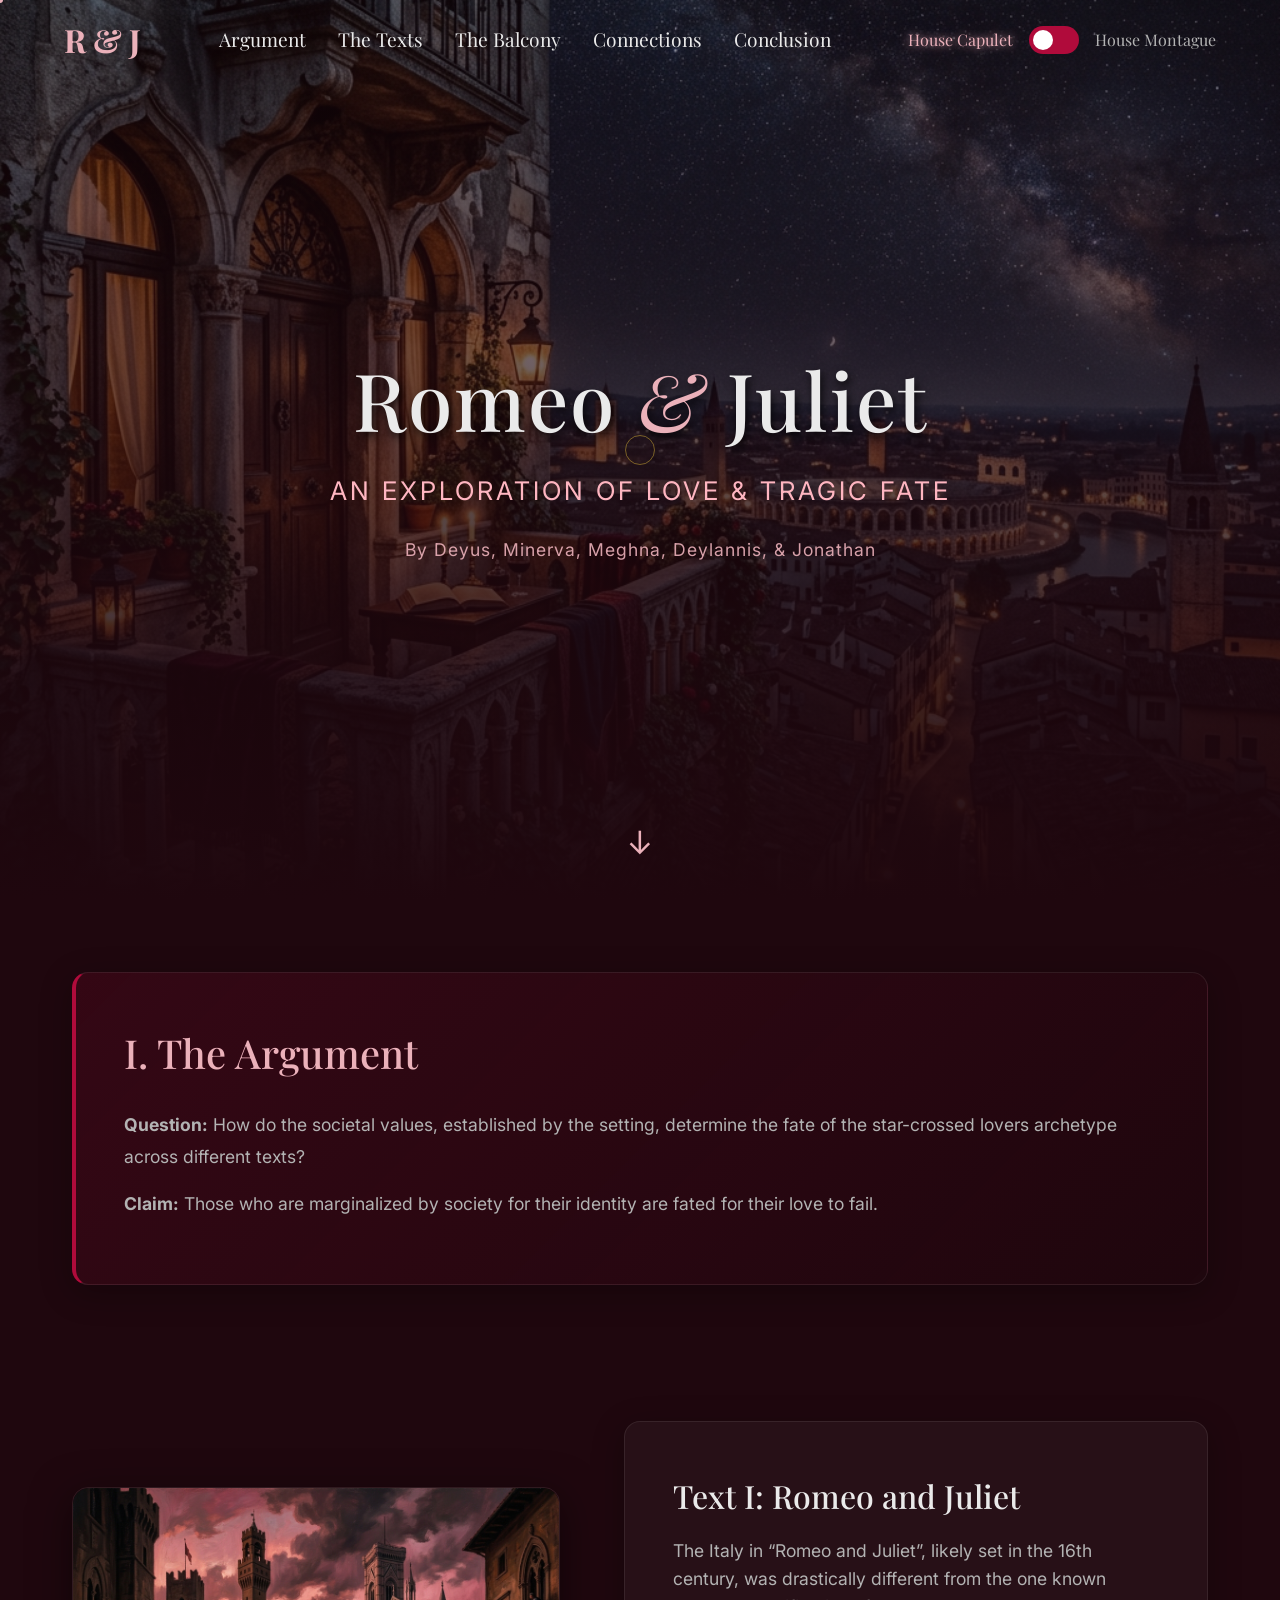
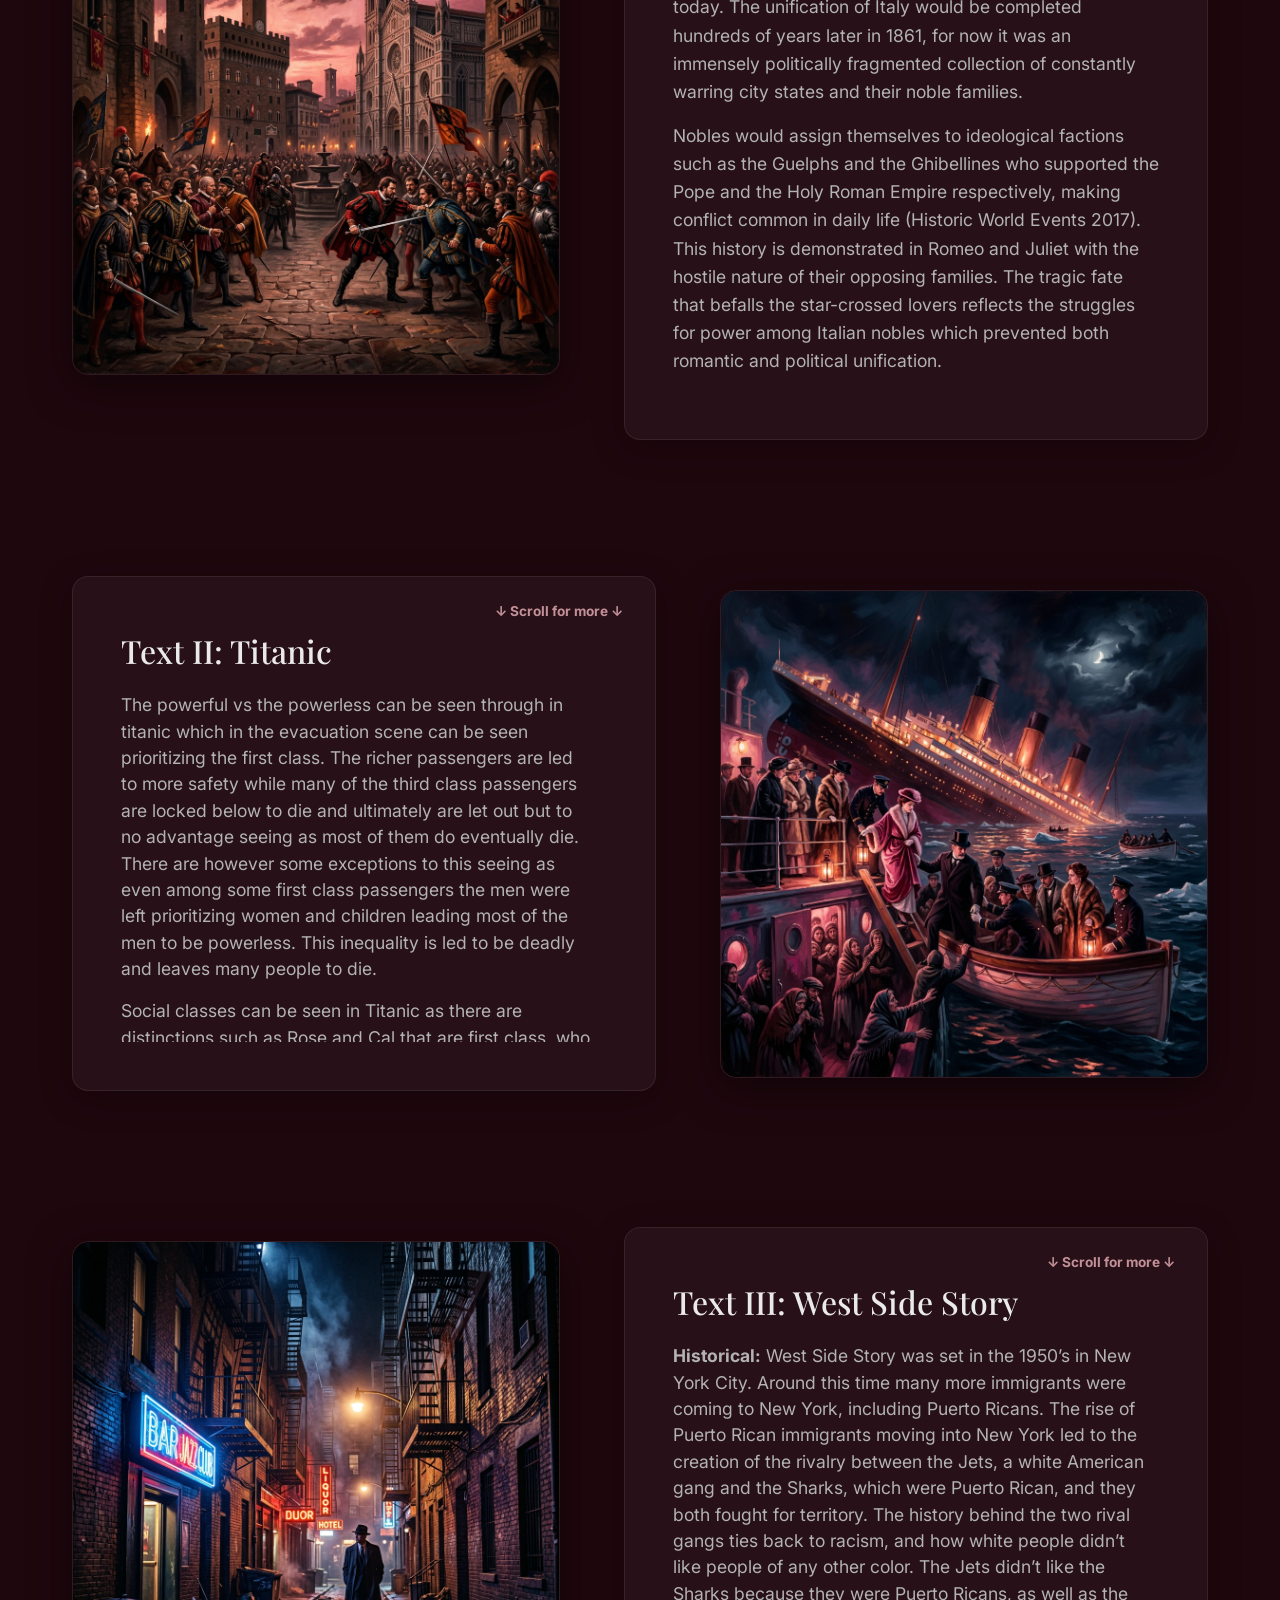
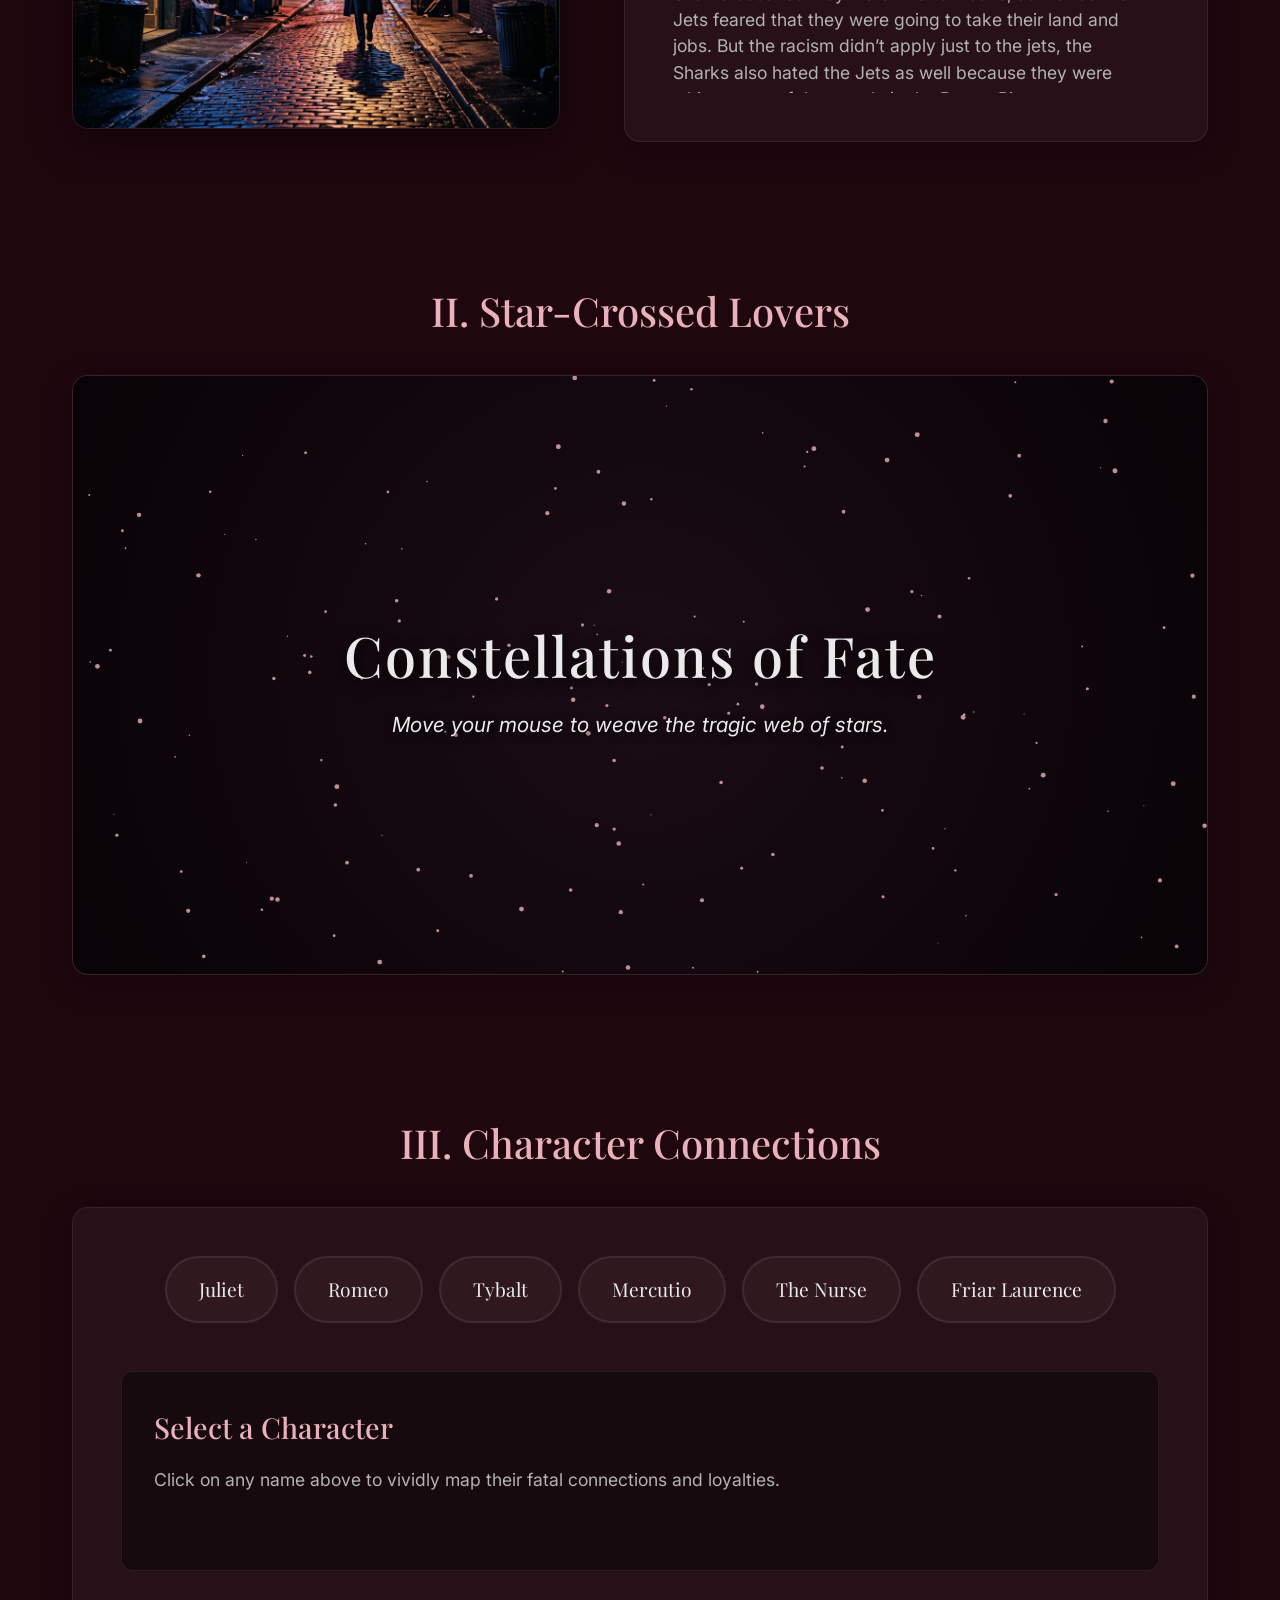
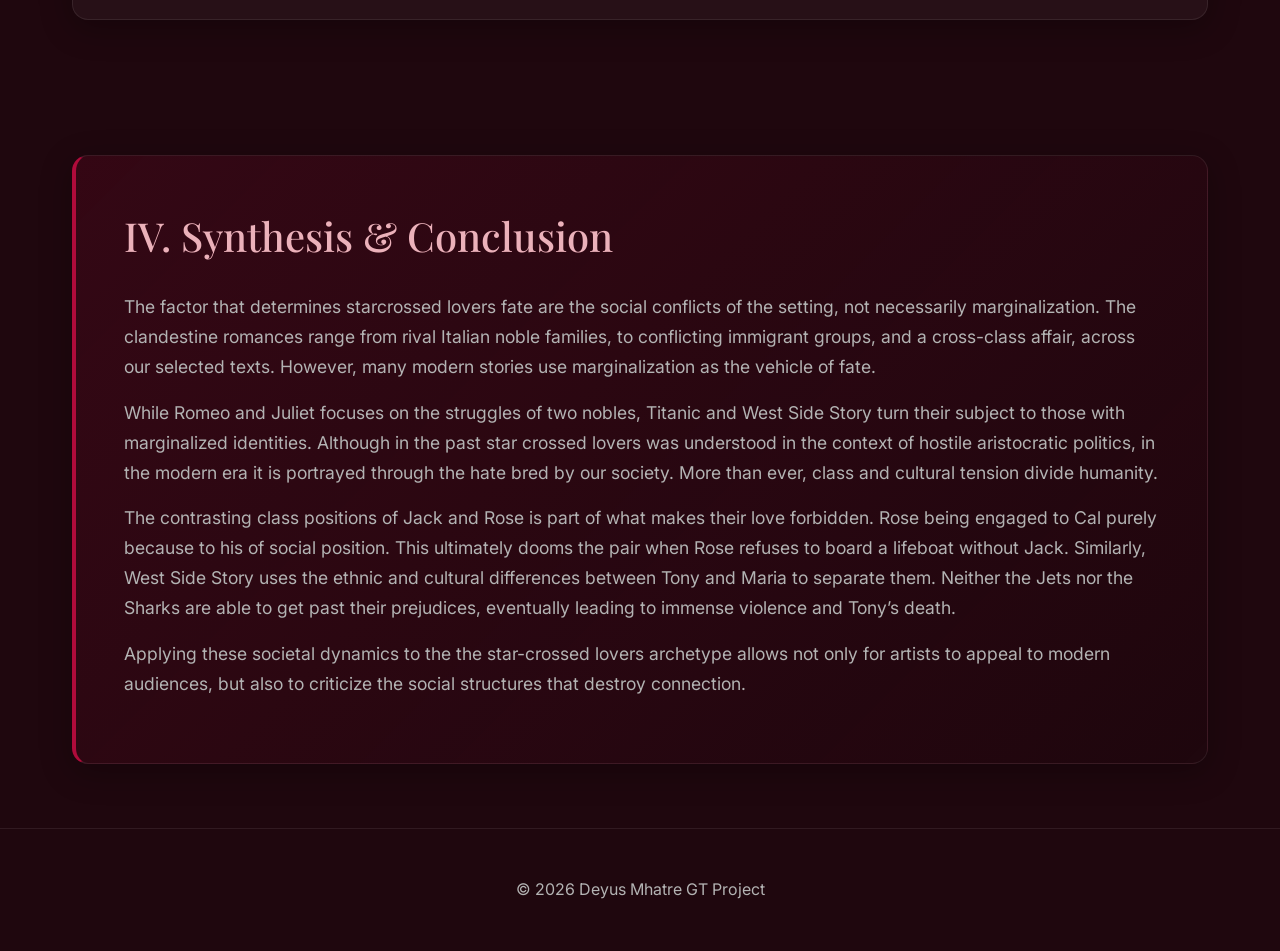
<file: index.html>
<!DOCTYPE html>
<html lang="en">

<head>
    <meta charset="UTF-8">
    <meta name="viewport" content="width=device-width, initial-scale=1.0">
    <title>Romeo & Juliet | GT Project</title>
    <meta name="description"
        content="A visual exploration of claims across three texts in the tragedy of Romeo and Juliet.">
    <link rel="stylesheet" href="style.css">
    <link rel="preconnect" href="https://fonts.googleapis.com">
    <link rel="preconnect" href="https://fonts.gstatic.com" crossorigin>
    <link
        href="https://fonts.googleapis.com/css2?family=Inter:wght@300;400;600&family=Playfair+Display:ital,wght@0,500;0,700;1,500&display=swap"
        rel="stylesheet">
</head>

<body>
    <!-- Custom Cursor Setup -->
    <div class="cursor-dot"></div>
    <div class="cursor-ring"></div>
    <!-- Global Interactive Physics Canvas -->
    <canvas id="global-physics-canvas"></canvas>

    <!-- Navigation Bar -->
    <nav class="navbar" id="navbar">
        <div class="nav-brand">R & J</div>
        <ul class="nav-links">
            <li><a href="#argument">Argument</a></li>
            <li><a href="#texts">The Texts</a></li>
            <li><a href="#balcony">The Balcony</a></li>
            <li><a href="#characters">Connections</a></li>
            <li><a href="#conclusion">Conclusion</a></li>
        </ul>
        <div class="nav-toggle">
            <span class="house-label capulet">House Capulet</span>
            <label class="switch">
                <input type="checkbox" id="house-toggle">
                <span class="slider round"></span>
            </label>
            <span class="house-label montague">House Montague</span>
        </div>
    </nav>

    <header class="hero" id="home">
        <div class="hero-overlay"></div>
        <div class="hero-content reveal">
            <h1 class="title">Romeo <em>&</em> Juliet</h1>
            <p class="subtitle">An Exploration of Love & Tragic Fate</p>
            <p style="margin-top: 1.5rem; font-size: 1.1rem; color: var(--color-gold); letter-spacing: 1px; opacity: 0.9;">By Deyus, Minerva, Meghna, Deylannis, & Jonathan</p>
        </div>
        <div class="scroll-indicator">↓</div>
    </header>

    <main class="container">
        <!-- 1st Text Place: Argument -->
        <section class="section introduction reveal" id="argument">
            <div class="glass-card accent-card">
                <h2>I. The Argument</h2>
                <div class="filler-text" style="font-size: 1.1rem; line-height: 1.8;">
                    <p><strong>Question:</strong> How do the societal values, established by the setting, determine the fate of the star-crossed lovers archetype across different texts?</p>
                    <p><strong>Claim:</strong> Those who are marginalized by society for their identity are fated for their love to fail.</p>
                </div>
            </div>
        </section>

        <!-- 3 Texts Sections -->
        <div class="texts-grid" id="texts">
            <!-- Text 1 -->
            <section class="section text-section reveal-left">
                <div class="image-wrapper flip-container">
                    <div class="flipper">
                        <div class="front">
                            <img src="assets/romeo_italy.png" alt="16th Century Warring Italy">
                        </div>
                        <div class="back">
                            <h4>The Setting</h4>
                            <p><em>"Two households, both alike in dignity..."</em><br><br>A politically fragmented 16th-century Italy defined by ideological factions.</p>
                        </div>
                    </div>
                </div>
                <div class="glass-card content-card">
                    <h3>Text I: Romeo and Juliet</h3>
                    <div class="filler-text" style="font-size: 0.95rem; line-height: 1.6;">
                        <p>The Italy in “Romeo and Juliet”, likely set in the 16th century, was drastically different from the one known today. The unification of Italy would be completed hundreds of years later in 1861, for now it was an immensely politically fragmented collection of constantly warring city states and their noble families.</p>
                        <p>Nobles would assign themselves to ideological factions such as the Guelphs and the Ghibellines who supported the Pope and the Holy Roman Empire respectively, making conflict common in daily life (Historic World Events 2017). This history is demonstrated in Romeo and Juliet with the hostile nature of their opposing families. The tragic fate that befalls the star-crossed lovers reflects the struggles for power among Italian nobles which prevented both romantic and political unification.</p>
                    </div>
                </div>
            </section>

            <!-- Text 2 -->
            <section class="section text-section reverse reveal-right">
                <div class="image-wrapper flip-container">
                    <div class="flipper">
                        <div class="front">
                            <img src="assets/titanic_class.png" alt="Titanic first class boarding lifeboat">
                        </div>
                        <div class="back">
                            <h4>The Class Divide</h4>
                            <p><em>"You're going to get out of here, you're going to go on and you're going to make lots of babies..."</em><br><br>Societal class divisions act as an immovable force against their survival.</p>
                        </div>
                    </div>
                </div>
                <div class="glass-card content-card" style="position: relative;">
                    <div style="position: absolute; top: 1.5rem; right: 2rem; color: var(--color-gold); font-size: 0.85rem; font-weight: bold; opacity: 0.8;">
                        ↓ Scroll for more ↓
                    </div>
                    <h3>Text II: Titanic</h3>
                    <div class="filler-text" style="font-size: 0.9rem; line-height: 1.5; overflow-y: auto; max-height: 350px; padding-right: 15px;">
                        <p>The powerful vs the powerless can be seen through in titanic which in the evacuation scene can be seen prioritizing the first class. The richer passengers are led to more safety while many of the third class passengers are locked below to die and ultimately are let out but to no advantage seeing as most of them do eventually die. There are however some exceptions to this seeing as even among some first class passengers the men were left prioritizing women and children leading most of the men to be powerless. This inequality is led to be deadly and leaves many people to die.</p> 
                        <p>Social classes can be seen in Titanic as there are distinctions such as Rose and Cal that are first class, who wear expensive clothing and formal behavior as seen as they are visibly richer than the lower class. Meanwhile in the lower class Jack is visible as more free, not bound by strict formal expectations allowing him to be free and not bound by social standards as seen through his clothing and the way he obtains his ticket in the first place through poker showing him to be significantly less rich compared to Rose and the upper class. The distinctions are clear and obvious as seen through the characters behavior and social standard which varies greatly.</p>
                        <p>The failed romance between the two, while depicted as heartbreaking, is grounds for a lot more as their romance is genuine and breaking social standards. Rose is comparatively richer compared to Jack and this economic inequality leads to disaster when the ship sinks and first class passengers are prioritized over the third class passengers leading to their separation and the heartbreak in the movie. Society can be seen trying to split them up due to their economic imbalance as seen through Cal (Rose’s Fiance at the time) who is constantly trying to figure out how to separate the two and being the catalyst for Jack's death. Jack’s death is tragic and it shows how powerless he is in an unequal economic system leading to heartbreak.</p>
                    </div>
                </div>
            </section>

            <!-- Text 3 -->
            <section class="section text-section reveal-left">
                <div class="image-wrapper flip-container">
                    <div class="flipper">
                        <div class="front">
                            <img src="assets/westsidestory.png" alt="West Side Story alleyway">
                        </div>
                        <div class="back">
                            <h4>The Streets</h4>
                            <p><em>"Tonight, tonight..."</em><br><br>The rumble reflects the uncontrollable acceleration
                                of violence born from prejudice.</p>
                        </div>
                    </div>
                </div>
                <div class="glass-card content-card" style="position: relative;">
                    <div style="position: absolute; top: 1.5rem; right: 2rem; color: var(--color-gold); font-size: 0.85rem; font-weight: bold; opacity: 0.8;">
                        ↓ Scroll for more ↓
                    </div>
                    <h3>Text III: West Side Story</h3>
                    <div class="filler-text" style="font-size: 0.9rem; line-height: 1.5; overflow-y: auto; max-height: 350px; padding-right: 15px;">
                        <p><strong>Historical:</strong> West Side Story was set in the 1950’s in New York City. Around this time many more immigrants were coming to New York, including Puerto Ricans. The rise of Puerto Rican immigrants moving into New York led to the creation of the rivalry between the Jets, a white American gang and the Sharks, which were Puerto Rican, and they both fought for territory. The history behind the two rival gangs ties back to racism, and how white people didn’t like people of any other color. The Jets didn’t like the Sharks because they were Puerto Ricans, as well as the Jets feared that they were going to take their land and jobs. But the racism didn’t apply just to the jets, the Sharks also hated the Jets as well because they were white, many of the people in the Puerto Rican gang wishing to go back to Puerto Rico once they got rich enough in New York. This racism dates back to hundreds of years ago, and  it prohibited Maria and Tony being together; eventually ending the lives of Tony, Bernando and Riff. Maria and Tony were star-crossed lovers fated to never be together because of the history of racism.The deaths were tragic, but every single one all tied back to the racism in the history of white Americans and Puerto Ricans.</p>
                        <p><strong>Cultural:</strong> West Side Story, set in New York City, portrays the feud between the immigrant groups of Irish and Puerto Rican descent, whose longstanding conflict is caused by differences in culture, race, and languages. Each side holds a deep sense of pride in their identities which further fuels resentment toward the other group. These strong cultural identities shape both of the immigrant groups’ perspectives, preventing them from seeing beyond their own prejudice. The rigid social boundaries and hostility established by the two groups put the relationship between Tony and Maria, two lovers from opposing sides, at risk. This important connection between the main characters demonstrates how these divisions are socially constructed rather than being predetermined. The tragic ending of West Side Story emphasizes how unchecked social tensions lead to destructive consequences. All the fatalities arise due to all of the missed opportunities for understanding and communication between both sides. The musical critiques ethnocentrism by illustrating how pride and bias blind opposing groups from realizing their similarities and the power of community. The purpose of this text is to show that while true love can arise from societal divisions, it cannot survive in a society dominated by prejudice and hatred.</p>
                    </div>
                </div>
            </section>
        </div>

        <!-- Star-Crossed Lovers Constellation Effect -->
        <section class="section reveal" id="balcony">
            <h2 style="text-align: center; margin-bottom: 2rem; color: var(--color-gold);">II. Star-Crossed Lovers</h2>
            <div class="glass-card" style="position: relative; height: 600px; overflow:hidden; padding: 0;">
                
                <div id="constellation-container" style="width: 100%; height: 100%; background: radial-gradient(circle at center, #1b0c15 0%, #080306 100%); position: relative;">
                    <canvas id="constellation-canvas"></canvas>
                    
                    <div style="position: absolute; top: 50%; left: 50%; transform: translate(-50%, -50%); text-align: center; color: var(--color-gold); pointer-events: none; z-index: 10; width: 100%;">
                        <h3 style="font-size: 3.5rem; text-shadow: 0 4px 15px rgba(0,0,0,0.9); margin-bottom: 0.5rem; letter-spacing: 2px;">Constellations of Fate</h3>
                        <p style="font-size: 1.3rem; color: var(--color-text); text-shadow: 0 2px 10px rgba(0,0,0,0.9); font-style: italic;">
                            Move your mouse to weave the tragic web of stars.
                        </p>
                    </div>
                </div>

            </div>
        </section>

        <!-- Character Web -->
        <section class="section reveal" id="characters">
            <h2 style="text-align: center; margin-bottom: 2rem; color: var(--color-gold);">III. Character Connections
            </h2>
            <div class="glass-card">
                <div class="character-grid">
                    <div class="character-node capulet-node" data-char="juliet">Juliet</div>
                    <div class="character-node montague-node" data-char="romeo">Romeo</div>
                    <div class="character-node capulet-node" data-char="tybalt">Tybalt</div>
                    <div class="character-node montague-node" data-char="mercutio">Mercutio</div>
                    <div class="character-node neutral-node" data-char="nurse">The Nurse</div>
                    <div class="character-node neutral-node" data-char="friar">Friar Laurence</div>
                </div>
                <div class="character-panel" id="char-panel">
                    <h3 style="color: var(--color-gold); font-size: 1.8rem; margin-bottom: 1rem;">Select a Character
                    </h3>
                    <p class="char-desc" style="font-size: 1.1rem; color: var(--color-text-muted);">Click on any name
                        above to vividly map their fatal connections and loyalties.</p>
                    <ul class="char-connections" style="margin-top: 1rem; font-size:1.1rem; list-style-type: square;">
                    </ul>
                </div>
            </div>
        </section>

        <!-- Conclusion -->
        <section class="section conclusion reveal" id="conclusion" style="margin-bottom: 0;">
            <div class="glass-card accent-card">
                <h2>IV. Synthesis & Conclusion</h2>
                <div class="filler-text" style="font-size: 1rem; line-height: 1.7;">
                    <p>The factor that determines starcrossed lovers fate are the social conflicts of the setting, not necessarily marginalization. The clandestine romances range from rival Italian noble families, to conflicting immigrant groups, and a cross-class affair, across our selected texts. However, many modern stories use marginalization as the vehicle of fate.</p>
                    <p>While Romeo and Juliet focuses on the struggles of two nobles, Titanic and West Side Story turn their subject to those with marginalized identities. Although in the past star crossed lovers was understood in the context of hostile aristocratic politics, in the modern era it is portrayed through the hate bred by our society. More than ever, class and cultural tension divide humanity.</p>
                    <p>The contrasting class positions of Jack and Rose is part of what makes their love forbidden. Rose being engaged to Cal purely because to his of social position. This ultimately dooms the pair when Rose refuses to board a lifeboat without Jack. Similarly, West Side Story uses the ethnic and cultural differences between Tony and Maria to separate them. Neither the Jets nor the Sharks are able to get past their prejudices, eventually leading to immense violence and Tony’s death.</p>
                    <p>Applying these societal dynamics to the the star-crossed lovers archetype allows not only for artists to appeal to modern audiences, but also to criticize the social structures that destroy connection.</p>
                </div>
            </div>
        </section>
    </main>

    <footer>
        <p>&copy; 2026 Deyus Mhatre GT Project</p>
    </footer>

    <script src="script.js"></script>
</body>

</html>
</file>
<file: style.css>
:root {
    --color-bg: #1f070e; /* Deep romantic wine color */
    --color-text: #eaeaea;
    --color-text-muted: #b3b3b3;
    --color-accent: #b00b3b;
    --color-accent-hover: #e01753;
    --color-gold: #ebb1ba; /* Romantic soft rose gold */
    --font-heading: 'Playfair Display', serif;
    --font-body: 'Inter', sans-serif;
    --glass-bg: rgba(255, 255, 255, 0.04);
    --glass-border: rgba(255, 255, 255, 0.08);
    --shadow: 0 8px 32px 0 rgba(0, 0, 0, 0.3);
}

* { margin: 0; padding: 0; box-sizing: border-box; }

body {
    background-color: var(--color-bg);
    color: var(--color-text);
    font-family: var(--font-body);
    line-height: 1.6;
    overflow-x: hidden;
    transition: background-color 0.8s ease;
    cursor: none; /* Hide default for custom cursor */
}

/* Base custom cursor rule */
a, button, input[type="checkbox"], .character-node, .flip-container, .scene { 
    cursor: none; 
}

/* Custom Cursor Elements */
.cursor-dot {
    width: 6px;
    height: 6px;
    background-color: var(--color-gold);
    position: fixed;
    top: 0; left: 0;
    border-radius: 50%;
    pointer-events: none;
    z-index: 9999;
    transform: translate(-50%, -50%);
    transition: background-color 0.3s;
}
.cursor-ring {
    width: 30px;
    height: 30px;
    border: 1px solid rgba(212, 175, 55, 0.5);
    position: fixed;
    top: 0; left: 0;
    border-radius: 50%;
    pointer-events: none;
    z-index: 9998;
    transform: translate(-50%, -50%);
    transition: width 0.3s, height 0.3s, background-color 0.3s, border-color 0.3s;
    /* We handle x/y purely via JS for the ring to add physics friction later */
}

/* Hover States for Cursor */
.cursor-ring.hovered {
    width: 50px;
    height: 50px;
    background-color: rgba(212, 175, 55, 0.1);
    border-color: var(--color-gold);
}

/* --- MONTAGUE THEME (BLUE) OVERRIDES --- */
body.theme-montague { --color-bg: #070e1f; --color-accent: #0b3bb0; --color-accent-hover: #1753e0; }
body.theme-montague .ember { background: #1e90ff; border-radius: 50%; box-shadow: 0 0 15px 2px rgba(30, 144, 255, 0.4); }
body.theme-montague .hero-overlay { background: linear-gradient(to bottom, rgba(7, 14, 31, 0.4) 0%, rgba(7, 14, 31, 1) 100%); }
body.theme-montague .glass-card.accent-card { background: linear-gradient(135deg, rgba(11, 59, 176, 0.15) 0%, transparent 100%); }
body.theme-montague .back { background: linear-gradient(135deg, rgba(11, 59, 176, 0.8) 0%, rgba(7, 14, 31, 0.95) 100%); }
body.theme-montague .back p em { color: #a3c4ff; }
body.theme-montague .subtitle { color: #a3c4ff; }
body.theme-montague .house-color-text { color: #a3c4ff !important; }
body.theme-montague .navbar.scrolled { background: rgba(7, 14, 31, 0.85); }
body.theme-montague .cursor-ring { border-color: rgba(163, 196, 255, 0.6); }
body.theme-montague .cursor-dot { background-color: #a3c4ff; }
body.theme-montague .cursor-ring.hovered { background-color: rgba(163, 196, 255, 0.15); border-color: #a3c4ff; }

/* Global Interactive Physics Canvas */
#global-physics-canvas {
    position: fixed;
    top: 0; left: 0;
    width: 100vw; height: 100vh;
    z-index: 0; /* Behind everything */
    pointer-events: none; /* Let clicks pass through */
}

/* Typography styles */
h1, h2, h3 { font-family: var(--font-heading); font-weight: 500; }
h1.title { font-size: 5rem; letter-spacing: 2px; margin-bottom: 0.5rem; text-shadow: 2px 4px 10px rgba(0,0,0,0.8); }
h1.title em { color: var(--color-gold); font-style: italic; font-weight: 400; }
.subtitle { font-size: 1.6rem; color: #ffb6c1; letter-spacing: 3px; text-transform: uppercase; transition: color 0.5s; }
h2 { font-size: 2.5rem; margin-bottom: 1.5rem; color: var(--color-gold); }
h3 { font-size: 2rem; margin-bottom: 1rem; color: var(--color-text); }

/* Navigation Bar */
.navbar { position: fixed; top: 0; left: 0; width: 100%; height: 80px; display: flex; justify-content: space-between; align-items: center; padding: 0 4rem; z-index: 100; transition: background 0.3s, backdrop-filter 0.3s, border-bottom 0.3s; border-bottom: 1px solid transparent; }
.navbar.scrolled { background: rgba(31, 7, 14, 0.85); backdrop-filter: blur(10px); -webkit-backdrop-filter: blur(10px); border-bottom: 1px solid var(--glass-border); }
.nav-brand { font-family: var(--font-heading); font-size: 2rem; color: var(--color-gold); font-weight: 700; }
.nav-links { display: flex; list-style: none; gap: 2rem; margin: 0; padding: 0; }
.nav-links a { color: var(--color-text); text-decoration: none; font-family: var(--font-heading); font-size: 1.2rem; transition: color 0.3s; }
.nav-links a:hover { color: var(--color-gold); }
.nav-toggle { display: flex; align-items: center; gap: 1rem; }
.house-label { font-size: 1rem; font-family: var(--font-heading); color: var(--color-text-muted); transition: all 0.3s; }
.house-label.active { color: var(--color-gold); text-shadow: 0 0 8px var(--color-gold); }
.switch { position: relative; display: inline-block; width: 50px; height: 28px; }
.switch input { opacity: 0; width: 0; height: 0; }
.slider { position: absolute; cursor: pointer; top: 0; left: 0; right: 0; bottom: 0; background-color: #b00b3b; transition: .4s; }
.slider:before { position: absolute; content: ""; height: 20px; width: 20px; left: 4px; bottom: 4px; background-color: white; transition: .4s; }
input:checked + .slider { background-color: #0b3bb0; }
input:checked + .slider:before { transform: translateX(22px); }
.slider.round { border-radius: 34px; }
.slider.round:before { border-radius: 50%; }

/* Hero Section */
.hero { height: 100vh; display: flex; align-items: center; justify-content: center; text-align: center; background-image: url('assets/hero.png'); background-size: cover; background-position: center; background-attachment: fixed; position: relative; z-index: 10; }
.hero-overlay { position: absolute; top: 0; left: 0; width: 100%; height: 100%; background: linear-gradient(to bottom, rgba(31, 7, 14, 0.4) 0%, rgba(31, 7, 14, 1) 100%); z-index: 1; transition: background 0.8s ease; }
.hero-content { position: relative; z-index: 2; }
.scroll-indicator { position: absolute; bottom: 2rem; z-index: 2; font-size: 2rem; color: var(--color-gold); animation: bounceSoft 2s infinite cubic-bezier(0.445, 0.05, 0.55, 0.95); }
@keyframes bounceSoft { 0%, 100% { transform: translateY(0); } 50% { transform: translateY(10px); } }

/* Main Container */
.container { max-width: 1200px; margin: 0 auto; padding: 2rem 2rem 4rem 2rem; position: relative; z-index: 10; }
.section { margin-bottom: 6rem; padding-top: 40px; }

/* Scroll Reveal Animations (Shopify Style) */
.reveal, .reveal-left, .reveal-right {
    opacity: 0;
    will-change: transform, opacity;
}
.reveal {
    transform: translateY(40px);
    transition: opacity 1s cubic-bezier(0.16, 1, 0.3, 1), transform 1s cubic-bezier(0.16, 1, 0.3, 1);
}
.reveal-left {
    transform: translateX(-50px);
    transition: opacity 1s cubic-bezier(0.16, 1, 0.3, 1), transform 1s cubic-bezier(0.16, 1, 0.3, 1);
}
.reveal-right {
    transform: translateX(50px);
    transition: opacity 1s cubic-bezier(0.16, 1, 0.3, 1), transform 1s cubic-bezier(0.16, 1, 0.3, 1);
}
.reveal.active, .reveal-left.active, .reveal-right.active {
    opacity: 1;
    transform: translate(0);
}

/* Glassmorphism Cards */
.glass-card { 
    background: var(--glass-bg); backdrop-filter: blur(12px); -webkit-backdrop-filter: blur(12px); 
    border: 1px solid var(--glass-border); border-radius: 16px; padding: 3rem; box-shadow: var(--shadow); 
    transition: transform 0.6s cubic-bezier(0.16, 1, 0.3, 1), background 0.6s cubic-bezier(0.16, 1, 0.3, 1), box-shadow 0.6s cubic-bezier(0.16, 1, 0.3, 1);
    position: relative;
    overflow: hidden;
}
.glass-card::before {
    content: "";
    position: absolute; top: 0; left: 0; width: 100%; height: 100%;
    background: radial-gradient(600px circle at var(--mouse-x, 0) var(--mouse-y, 0), rgba(255, 255, 255, 0.08), transparent 40%);
    opacity: 0;
    transition: opacity 0.5s ease;
    pointer-events: none;
    z-index: 0;
}
.glass-card:hover::before { opacity: 1; }
.glass-card > * { position: relative; z-index: 1; }

.glass-card:hover { background: rgba(255, 255, 255, 0.08); transform: translateY(-8px); box-shadow: 0 15px 40px 0 rgba(0, 0, 0, 0.5); }
.accent-card { background: linear-gradient(135deg, rgba(176, 11, 59, 0.15) 0%, transparent 100%); border-left: 4px solid var(--color-accent); transition: background 0.8s ease, border-left 0.8s ease; }
.filler-text p { margin-bottom: 1rem; color: var(--color-text-muted); font-size: 1.1rem; }

/* 3 Texts Grid */
.texts-grid { display: flex; flex-direction: column; gap: 6rem; margin-bottom: 6rem; }
.text-section { display: flex; align-items: center; gap: 4rem; margin-bottom: 0; }
.text-section.reverse { flex-direction: row-reverse; }

/* Image Flip Cards */
.flip-container { perspective: 1000px; flex: 1; border-radius: 16px; aspect-ratio: 1 / 1; box-shadow: 0 10px 40px rgba(0,0,0,0.5); border: 1px solid var(--glass-border); cursor: pointer; transition: transform 0.6s cubic-bezier(0.16, 1, 0.3, 1), box-shadow 0.6s cubic-bezier(0.16, 1, 0.3, 1); }
.flip-container:hover { transform: translateY(-8px); box-shadow: 0 20px 50px rgba(0,0,0,0.6); }
.flip-container:hover .flipper { transform: rotateY(180deg); }
.flipper { transition: 0.8s cubic-bezier(0.175, 0.885, 0.32, 1.275); transform-style: preserve-3d; position: relative; width: 100%; height: 100%; }
.front, .back { backface-visibility: hidden; position: absolute; top: 0; left: 0; width: 100%; height: 100%; border-radius: 16px; overflow: hidden; }
.front { z-index: 2; transform: rotateY(0deg); }
.front img { width: 100%; height: 100%; object-fit: cover; }
.back { transform: rotateY(180deg); display: flex; flex-direction: column; justify-content: center; align-items: center; text-align: center; padding: 2rem; background: linear-gradient(135deg, rgba(139, 0, 43, 0.8) 0%, rgba(31, 7, 14, 0.95) 100%); transition: background 0.8s ease; }
.back h4 { color: var(--color-gold); margin-bottom: 1rem; font-size: 1.8rem; font-family: var(--font-heading); }
.back p { color: var(--color-text); font-size: 1.1rem; }
.back p em { color: #ffb6c1; }
.content-card { flex: 1; }

/* -------------------------------------
   Constellation Wrapper
------------------------------------- */
#constellation-canvas {
    display: block;
    width: 100%;
    height: 100%;
}

/* -------------------------------------
   Character Connections Web
------------------------------------- */
.character-grid {
    display: flex; flex-wrap: wrap; gap: 1rem; justify-content: center; margin-bottom: 3rem;
}
.character-node {
    padding: 1rem 2rem; border-radius: 40px; border: 2px solid var(--glass-border);
    cursor: pointer; font-family: var(--font-heading); font-size: 1.2rem;
    transition: all 0.3s ease; background: var(--glass-bg); color: var(--color-text);
}
.character-node:hover { transform: translateY(-3px); }
.character-node.active { transform: scale(1.1); box-shadow: 0 0 15px var(--color-gold); border-color: var(--color-gold); color: var(--color-gold); }
.character-node.dimmed { opacity: 0.3; filter: grayscale(1); }
.character-node.highlight { box-shadow: 0 0 15px #ffb6c1; border-color: #ffb6c1; color: #ffb6c1; }

body.theme-montague .character-node.highlight { box-shadow: 0 0 15px #a3c4ff; border-color: #a3c4ff; color: #a3c4ff; }

.character-panel { background: rgba(0,0,0,0.4); padding: 2rem; border-radius: 12px; min-height: 200px; border: 1px solid var(--glass-border); }
.char-connections li { margin-left: 1.5rem; color: #ffb6c1; margin-bottom: 0.5rem; }
body.theme-montague .char-connections li { color: #a3c4ff; }

/* Footer */
footer { text-align: center; padding: 3rem 0; border-top: 1px solid var(--glass-border); color: var(--color-text-muted); background-color: transparent; }

/* Responsive Design */
@media (max-width: 900px) {
    h1.title { font-size: 3.5rem; }
    .text-section, .text-section.reverse { flex-direction: column; gap: 2rem; }
    .flip-container, .split-row { width: 100%; flex-direction: column; }
    .navbar { padding: 0 1rem; flex-direction: column; height: auto; padding-bottom: 1rem; }
    .nav-links { margin-bottom: 1rem; flex-wrap: wrap; justify-content: center; }
}
</file>
